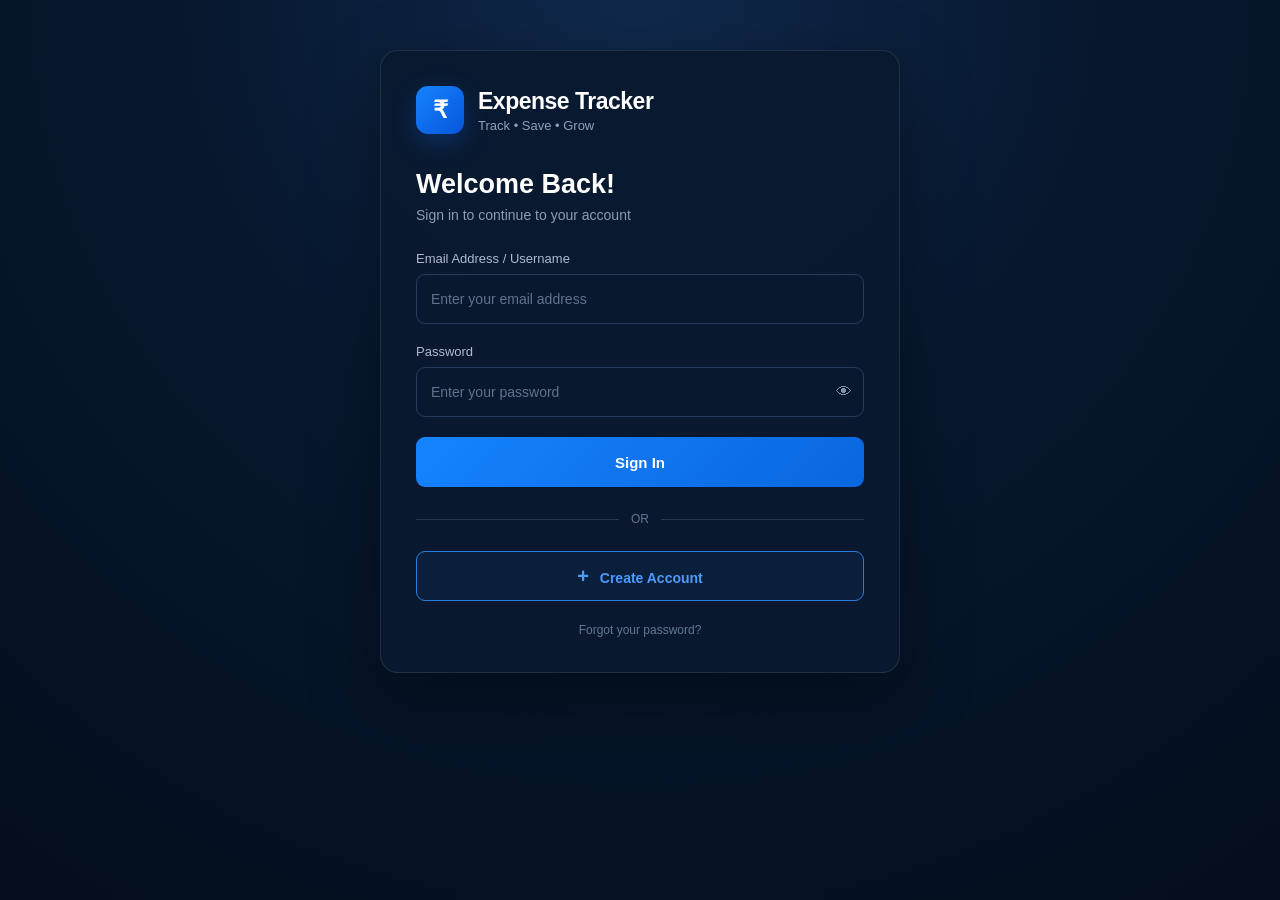
<file: index.html>
<!DOCTYPE html>
<html lang="en">
<head>
    <meta charset="UTF-8">
    <meta name="viewport" content="width=device-width, initial-scale=1.0">

    <title>Expense Tracker</title>

    <link rel="stylesheet" href="style.css">
</head>

<body>

    <main class="page-container">

        <!-- =========================
             AUTH SECTION
        ========================== -->

        <section class="auth-wrapper">

            <!-- LOGIN CARD -->
            <div class="auth-card">

                <!-- Logo -->
                <div class="logo">
                    <div class="logo-icon">
                        ₹
                    </div>

                    <div>
                        <h1>Expense Tracker</h1>
                        <p>Track • Save • Grow</p>
                    </div>
                </div>


                <!-- Login Heading -->
                <div class="welcome-section">

                    <h2>Welcome Back!</h2>

                    <p>
                        Sign in to continue to your account
                    </p>

                </div>


                <!-- Success Message -->
                <div
                    id="successMessage"
                    class="message success-message hidden"
                >
                    ✓ Account created successfully.
                    Please sign in.
                </div>


                <!-- Error Message -->
                <div
                    id="loginError"
                    class="message error-message hidden"
                >
                    Invalid email or password.
                </div>


                <!-- LOGIN FORM -->
                <form id="loginForm">

                    <!-- Email -->
                    <div class="input-group">

                        <label for="loginEmail">
                            Email Address / Username
                        </label>

                        <input
                            type="email"
                            id="loginEmail"
                            placeholder="Enter your email address"
                            autocomplete="email"
                        >

                    </div>


                    <!-- Password -->
                    <div class="input-group">

                        <label for="loginPassword">
                            Password
                        </label>

                        <div class="password-wrapper">

                            <input
                                type="password"
                                id="loginPassword"
                                placeholder="Enter your password"
                                autocomplete="current-password"
                            >

                            <button
                                type="button"
                                class="password-toggle"
                                id="loginPasswordToggle"
                            >
                                👁
                            </button>

                        </div>

                    </div>


                    <!-- Sign In -->
                    <button
                        type="submit"
                        class="primary-button"
                    >
                        Sign In
                    </button>

                </form>


                <!-- Divider -->
                <div class="divider">

                    <span></span>

                    <p>OR</p>

                    <span></span>

                </div>


                <!-- Create Account -->
                <button
                    type="button"
                    class="create-button"
                    id="createAccountButton"
                >
                    <span>+</span>
                    Create Account
                </button>


                <p class="forgot-password">
                    Forgot your password?
                </p>

            </div>


            <!-- =========================
                 PROFILE FORM
                 HIDDEN INITIALLY
            ========================== -->

            <div
                id="profileSection"
                class="profile-card hidden"
            >

                <div class="profile-header">

                    <div class="profile-icon">
                        👤
                    </div>

                    <div>

                        <h2>Create Your Profile</h2>

                        <p>
                            Enter your details to create your
                            Expense Tracker account.
                        </p>

                    </div>

                </div>


                <!-- PROFILE FORM -->

                <form id="profileForm">


                    <!-- Name -->
                    <div class="input-group">

                        <label for="profileName">
                            Full Name
                        </label>

                        <input
                            type="text"
                            id="profileName"
                            placeholder="Enter your full name"
                        >

                        <small
                            id="nameError"
                            class="field-error"
                        ></small>

                    </div>


                    <!-- Gender -->
                    <div class="input-group">

                        <label for="gender">
                            Gender
                        </label>

                        <select id="gender">

                            <option value="">
                                Select gender
                            </option>

                            <option value="Male">
                                Male
                            </option>

                            <option value="Female">
                                Female
                            </option>

                            <option value="Other">
                                Other
                            </option>

                            <option value="Prefer not to say">
                                Prefer not to say
                            </option>

                        </select>

                        <small
                            id="genderError"
                            class="field-error"
                        ></small>

                    </div>


                    <!-- Salary -->
                    <div class="input-group">

                        <label for="salary">
                            Monthly Salary
                        </label>

                        <div class="currency-input">

                            <span>₹</span>

                            <input
                                type="number"
                                id="salary"
                                placeholder="Enter your monthly salary"
                                min="0"
                            >

                        </div>

                        <small
                            id="salaryError"
                            class="field-error"
                        ></small>

                    </div>


                    <!-- Email -->
                    <div class="input-group">

                        <label for="profileEmail">
                            Email Address
                        </label>

                        <input
                            type="email"
                            id="profileEmail"
                            placeholder="Enter your email address"
                        >

                        <small
                            id="emailError"
                            class="field-error"
                        ></small>

                    </div>


                    <!-- Password -->
                    <div class="input-group">

                        <label for="profilePassword">
                            Password
                        </label>

                        <div class="password-wrapper">

                            <input
                                type="password"
                                id="profilePassword"
                                placeholder="Create a password"
                            >

                            <button
                                type="button"
                                class="password-toggle"
                                id="profilePasswordToggle"
                            >
                                👁
                            </button>

                        </div>

                        <small
                            id="passwordError"
                            class="field-error"
                        ></small>

                    </div>


                    <!-- Marital Status -->
                    <div class="input-group">

                        <label for="maritalStatus">
                            Marital Status
                        </label>

                        <select id="maritalStatus">

                            <option value="">
                                Select marital status
                            </option>

                            <option value="Single">
                                Single
                            </option>

                            <option value="Married">
                                Married
                            </option>

                        </select>

                        <small
                            id="maritalError"
                            class="field-error"
                        ></small>

                    </div>


                    <!-- Family Members -->
                    <div
                        id="familyGroup"
                        class="input-group hidden"
                    >

                        <label for="familyMembers">
                            Number of Family Members
                        </label>

                        <input
                            type="number"
                            id="familyMembers"
                            placeholder="Enter number of family members"
                            min="1"
                        >

                    </div>


                    <!-- Submit -->
                    <button
                        type="submit"
                        class="primary-button submit-button"
                    >
                        Submit
                    </button>

                </form>

            </div>

        </section>


        <!-- =========================
             DASHBOARD
        ========================== -->

        <section
            id="dashboard"
            class="dashboard hidden"
        >

            <div class="dashboard-card">

                <div class="dashboard-logo">
                    ₹
                </div>

                <h1>
                    Welcome to Expense Tracker
                </h1>

                <p>
                    Hello,
                    <strong id="userName"></strong>
                </p>

                <div class="dashboard-placeholder">

                    <h3>Dashboard</h3>

                    <p>
                        Your expense tracking features
                        will be developed here.
                    </p>

                </div>

                <button
                    id="logoutButton"
                    class="logout-button"
                >
                    Logout
                </button>

            </div>

        </section>

    </main>


    <script src="script.js"></script>

</body>
</html>
</file>
<file: style.css>
/* ========================================
   GLOBAL
======================================== */

* {
    margin: 0;
    padding: 0;
    box-sizing: border-box;
}

body {
    min-height: 100vh;

    font-family:
        Inter,
        Arial,
        Helvetica,
        sans-serif;

    background:
        radial-gradient(
            circle at top,
            #10294b 0%,
            #07182f 40%,
            #040e1d 100%
        );

    color: #ffffff;
}


/* ========================================
   PAGE
======================================== */

.page-container {
    width: 100%;
    min-height: 100vh;

    display: flex;
    justify-content: center;

    padding: 50px 20px;
}


/* ========================================
   AUTH WRAPPER
======================================== */

.auth-wrapper {
    width: 100%;
    max-width: 520px;
}


/* ========================================
   AUTH CARD
======================================== */

.auth-card,
.profile-card {

    width: 100%;

    background:
        rgba(10, 25, 48, 0.97);

    border: 1px solid rgba(255, 255, 255, 0.10);

    border-radius: 18px;

    padding: 35px;

    box-shadow:
        0 25px 70px rgba(0, 0, 0, 0.35);
}


/* ========================================
   LOGO
======================================== */

.logo {

    display: flex;
    align-items: center;

    gap: 14px;

    margin-bottom: 35px;
}


.logo-icon {

    width: 48px;
    height: 48px;

    border-radius: 12px;

    display: flex;
    align-items: center;
    justify-content: center;

    background:
        linear-gradient(
            135deg,
            #1683ff,
            #0756d9
        );

    font-size: 24px;
    font-weight: 700;

    box-shadow:
        0 8px 25px rgba(20, 115, 255, 0.25);
}


.logo h1 {

    font-size: 23px;

    color: #ffffff;

    letter-spacing: -0.5px;
}


.logo p {

    margin-top: 3px;

    color: #8ea1bb;

    font-size: 13px;
}


/* ========================================
   WELCOME
======================================== */

.welcome-section {

    margin-bottom: 28px;
}


.welcome-section h2 {

    font-size: 27px;

    margin-bottom: 7px;
}


.welcome-section p {

    color: #8d9db3;

    font-size: 14px;
}


/* ========================================
   INPUT GROUP
======================================== */

.input-group {

    margin-bottom: 20px;
}


.input-group label {

    display: block;

    margin-bottom: 8px;

    font-size: 13px;

    font-weight: 500;

    color: #aebbd0;
}


.input-group input,
.input-group select {

    width: 100%;

    height: 50px;

    border-radius: 9px;

    border: 1px solid #263c5a;

    background: #08182e;

    color: #ffffff;

    outline: none;

    padding: 0 14px;

    font-size: 14px;

    transition: 0.2s ease;
}


.input-group input::placeholder {

    color: #61738c;
}


.input-group input:focus,
.input-group select:focus {

    border-color: #1683ff;

    box-shadow:
        0 0 0 3px rgba(22, 131, 255, 0.12);
}


.input-group select {

    cursor: pointer;
}


/* ========================================
   PASSWORD
======================================== */

.password-wrapper {

    position: relative;
}


.password-wrapper input {

    padding-right: 48px;
}


.password-toggle {

    position: absolute;

    right: 12px;
    top: 50%;

    transform: translateY(-50%);

    border: none;

    background: transparent;

    color: #8294aa;

    cursor: pointer;

    font-size: 16px;
}


.password-toggle:hover {

    color: #ffffff;
}


/* ========================================
   CURRENCY
======================================== */

.currency-input {

    position: relative;
}


.currency-input span {

    position: absolute;

    left: 15px;
    top: 50%;

    transform: translateY(-50%);

    color: #8ea1bb;

    font-weight: 600;
}


.currency-input input {

    padding-left: 35px;
}


/* ========================================
   PRIMARY BUTTON
======================================== */

.primary-button {

    width: 100%;

    height: 50px;

    border: none;

    border-radius: 9px;

    background:
        linear-gradient(
            135deg,
            #1683ff,
            #0967df
        );

    color: #ffffff;

    font-size: 15px;

    font-weight: 600;

    cursor: pointer;

    transition:
        transform 0.2s,
        box-shadow 0.2s;
}


.primary-button:hover {

    transform: translateY(-1px);

    box-shadow:
        0 8px 25px rgba(22, 131, 255, 0.25);
}


.primary-button:active {

    transform: translateY(0);
}


/* ========================================
   DIVIDER
======================================== */

.divider {

    display: flex;

    align-items: center;

    gap: 12px;

    margin: 25px 0;
}


.divider span {

    flex: 1;

    height: 1px;

    background: #26384f;
}


.divider p {

    color: #63758d;

    font-size: 12px;
}


/* ========================================
   CREATE ACCOUNT
======================================== */

.create-button {

    width: 100%;

    height: 50px;

    border-radius: 9px;

    border: 1px solid #277de0;

    background: rgba(16, 83, 158, 0.12);

    color: #4c9cff;

    font-size: 14px;

    font-weight: 600;

    cursor: pointer;

    transition: 0.2s ease;
}


.create-button span {

    font-size: 20px;

    margin-right: 7px;
}


.create-button:hover {

    background: rgba(22, 131, 255, 0.12);

    border-color: #4c9cff;
}


/* ========================================
   FORGOT PASSWORD
======================================== */

.forgot-password {

    text-align: center;

    margin-top: 22px;

    color: #637892;

    font-size: 12px;
}


/* ========================================
   PROFILE CARD
======================================== */

.profile-card {

    margin-top: 20px;

    overflow: hidden;
}


/* ========================================
   PROFILE HEADER
======================================== */

.profile-header {

    display: flex;

    align-items: center;

    gap: 15px;

    margin-bottom: 28px;
}


.profile-icon {

    width: 45px;
    height: 45px;

    border-radius: 12px;

    background: rgba(22, 131, 255, 0.12);

    border: 1px solid rgba(22, 131, 255, 0.25);

    display: flex;

    align-items: center;

    justify-content: center;

    font-size: 20px;
}


.profile-header h2 {

    font-size: 22px;

    margin-bottom: 5px;
}


.profile-header p {

    color: #8192a9;

    font-size: 13px;

    line-height: 1.5;
}


/* ========================================
   FIELD ERRORS
======================================== */

.field-error {

    display: block;

    margin-top: 5px;

    color: #ff7070;

    font-size: 11px;
}


/* ========================================
   MESSAGES
======================================== */

.message {

    padding: 12px 14px;

    border-radius: 8px;

    margin-bottom: 18px;

    font-size: 13px;

    line-height: 1.5;
}


.success-message {

    color: #67e8a5;

    background: rgba(28, 180, 105, 0.10);

    border: 1px solid rgba(28, 180, 105, 0.25);
}


.error-message {

    color: #ff7777;

    background: rgba(255, 70, 70, 0.08);

    border: 1px solid rgba(255, 70, 70, 0.20);
}


/* ========================================
   ANIMATION
======================================== */

.profile-card {

    animation:
        slideDown 0.35s ease;
}


@keyframes slideDown {

    from {

        opacity: 0;

        transform:
            translateY(-15px);

    }

    to {

        opacity: 1;

        transform:
            translateY(0);

    }
}


/* ========================================
   HIDDEN
======================================== */

.hidden {

    display: none !important;
}


/* ========================================
   DASHBOARD
======================================== */

.dashboard {

    width: 100%;

    max-width: 700px;
}


.dashboard-card {

    width: 100%;

    padding: 50px;

    border-radius: 20px;

    text-align: center;

    background: #0a1930;

    border: 1px solid rgba(255, 255, 255, 0.1);

    box-shadow:
        0 25px 70px rgba(0, 0, 0, 0.35);
}


.dashboard-logo {

    width: 65px;
    height: 65px;

    margin: 0 auto 20px;

    display: flex;

    align-items: center;
    justify-content: center;

    border-radius: 16px;

    background:
        linear-gradient(
            135deg,
            #1683ff,
            #0756d9
        );

    font-size: 30px;

    font-weight: 700;
}


.dashboard-card h1 {

    font-size: 30px;

    margin-bottom: 10px;
}


.dashboard-card > p {

    color: #899ab1;

    margin-bottom: 35px;
}


.dashboard-card strong {

    color: #ffffff;
}


.dashboard-placeholder {

    padding: 30px;

    border-radius: 14px;

    background: #08172c;

    border: 1px solid #203650;

    margin-bottom: 25px;
}


.dashboard-placeholder h3 {

    margin-bottom: 10px;
}


.dashboard-placeholder p {

    color: #8091a8;

    font-size: 14px;
}


.logout-button {

    padding: 11px 30px;

    border-radius: 8px;

    border: 1px solid #314761;

    background: transparent;

    color: #ffffff;

    cursor: pointer;
}


.logout-button:hover {

    background: #122640;
}


/* ========================================
   MOBILE
======================================== */

@media (max-width: 600px) {

    .page-container {

        padding:
            25px 14px;
    }


    .auth-card,
    .profile-card {

        padding: 25px 20px;

        border-radius: 14px;
    }


    .logo h1 {

        font-size: 20px;
    }


    .welcome-section h2 {

        font-size: 23px;
    }


    .profile-header {

        align-items: flex-start;
    }


    .profile-header h2 {

        font-size: 19px;
    }


    .dashboard-card {

        padding: 35px 20px;
    }


    .dashboard-card h1 {

        font-size: 24px;
    }
}
</file>
